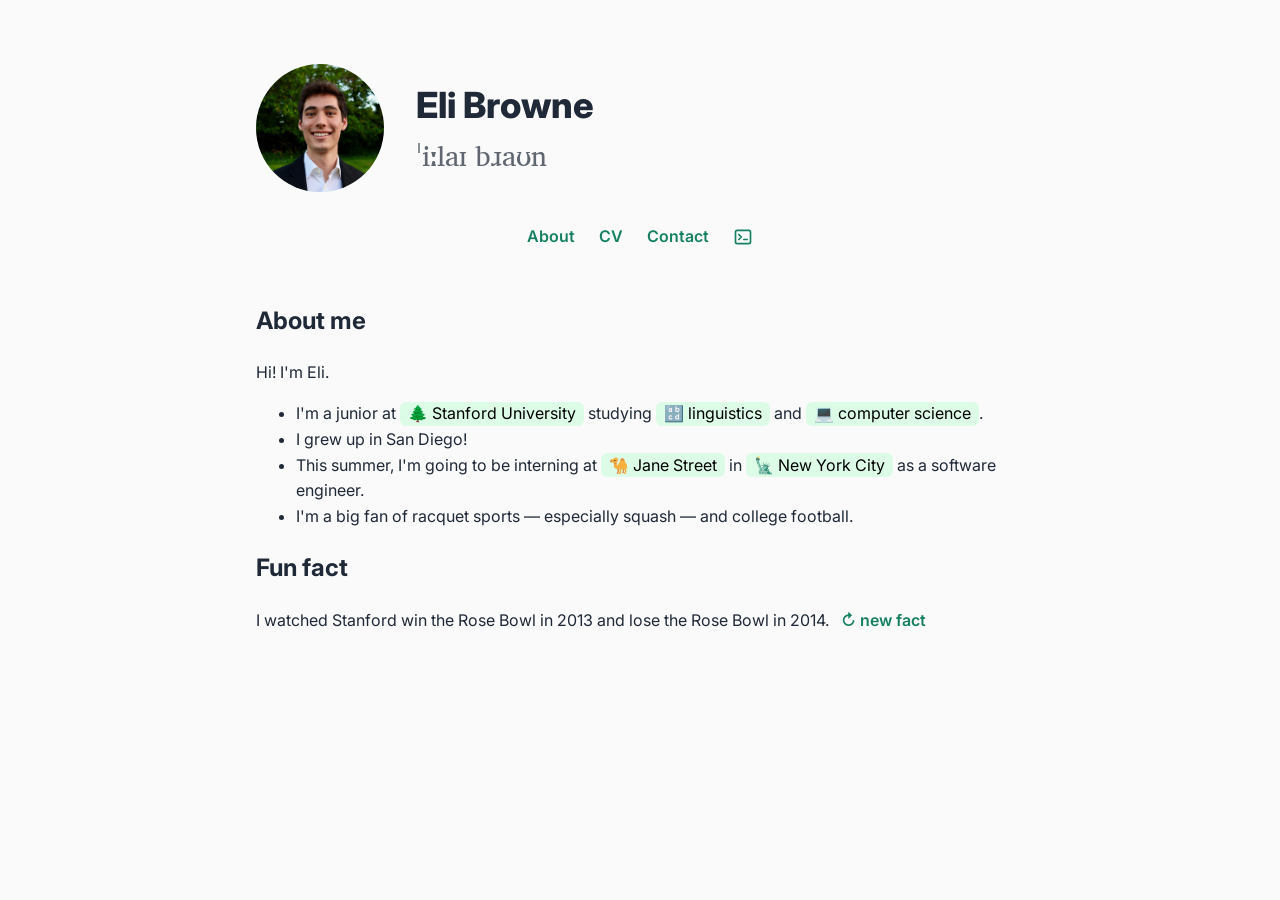
<file: index.html>
<!DOCTYPE html>
<html lang="en">
<head>
    <meta charset="UTF-8" />
    <meta name="viewport" content="width=device-width, initial-scale=1.0" />
    <title>Eli Browne</title>
    <link rel="icon" href="favicon.svg" type="image/svg+xml">
    <link rel="preconnect" href="https://fonts.googleapis.com">
    <link rel="preconnect" href="https://fonts.gstatic.com" crossorigin>
    <link href="https://fonts.googleapis.com/css2?family=Inter:wght@300;400;500;600;700;800&family=Charis+SIL:wght@400;700&family=Noto+Serif:wght@400;500&display=swap" rel="stylesheet">
    <link rel="stylesheet" href="style.css" />
</head>
<body>
    <div class="page">
        <header class="intro">
            <div class="avatar"><img src="headshot.jpg" alt="Eli Browne"></div>
            <div class="intro-text">
                <h1 class="heading">Eli Browne</h1>
                <p class="heading-sub"><span class="ipa" lang="en-fonipa">ˈiːlaɪ bɹaʊn</span></p>
                
            </div>
        </header>

        <nav class="topnav" aria-label="navigation">
            <a href="index.html">About</a>
            <a href="cv.html">CV</a>
            <a href="contact.html">Contact</a>
            <a href="#terminal" class="terminal-link" aria-label="Interactive terminal">
                <svg viewBox="0 0 24 24" width="20" height="20" fill="none"
                     stroke="currentColor" stroke-width="2"
                     stroke-linecap="round" stroke-linejoin="round" aria-hidden="true">
                    <rect x="3" y="4" width="18" height="16" rx="2"></rect>
                    <polyline points="7 9 10 12 7 15"></polyline>
                    <line x1="13" y1="15" x2="17" y2="15"></line>
                </svg>
            </a>
        </nav>

        <main>
            <h2> About me </h2>
            <p>Hi! I'm Eli.</p>
            <ul>
                <li>I'm a junior at <span class="tag">🌲 Stanford University</span> studying <span class="tag">🔡 linguistics</span> and <span class="tag">💻 computer science</span>.</li>
                <li>I grew up in San Diego!</li>
                <li>This summer, I'm going to be interning at <span class="tag">🐪 Jane Street</span> in <span class="tag">🗽 New York City</span> as a software engineer.</li>
                <li>I'm a big fan of racquet sports — especially squash — and college football.</li>
            </ul>

            <h2> Fun fact </h2>
            <span id="fun-fact-text">Loading…</span>
            <a href="#" id="fun-fact-reroll" class="fun-fact-reroll">↻ new fact</a>
        </main>
    </div>

    <script>
        const factEl = document.getElementById('fun-fact-text');
        let factsList = [];

        function showRandomFact() {
            if (factsList.length === 0) return;
            const i = Math.floor(Math.random() * factsList.length);
            factEl.innerHTML = factsList[i];
        }

        fetch('facts.json')
            .then(res => res.json())
            .then(facts => {
                factsList = facts;
                showRandomFact();
            })
            .catch(() => {
                factEl.innerHTML = "My middle name is William.";
            });

        document.getElementById('fun-fact-reroll')
            .addEventListener('click', (e) => {
                e.preventDefault();
                showRandomFact();
            });
    </script>
</body>
</html>
</file>
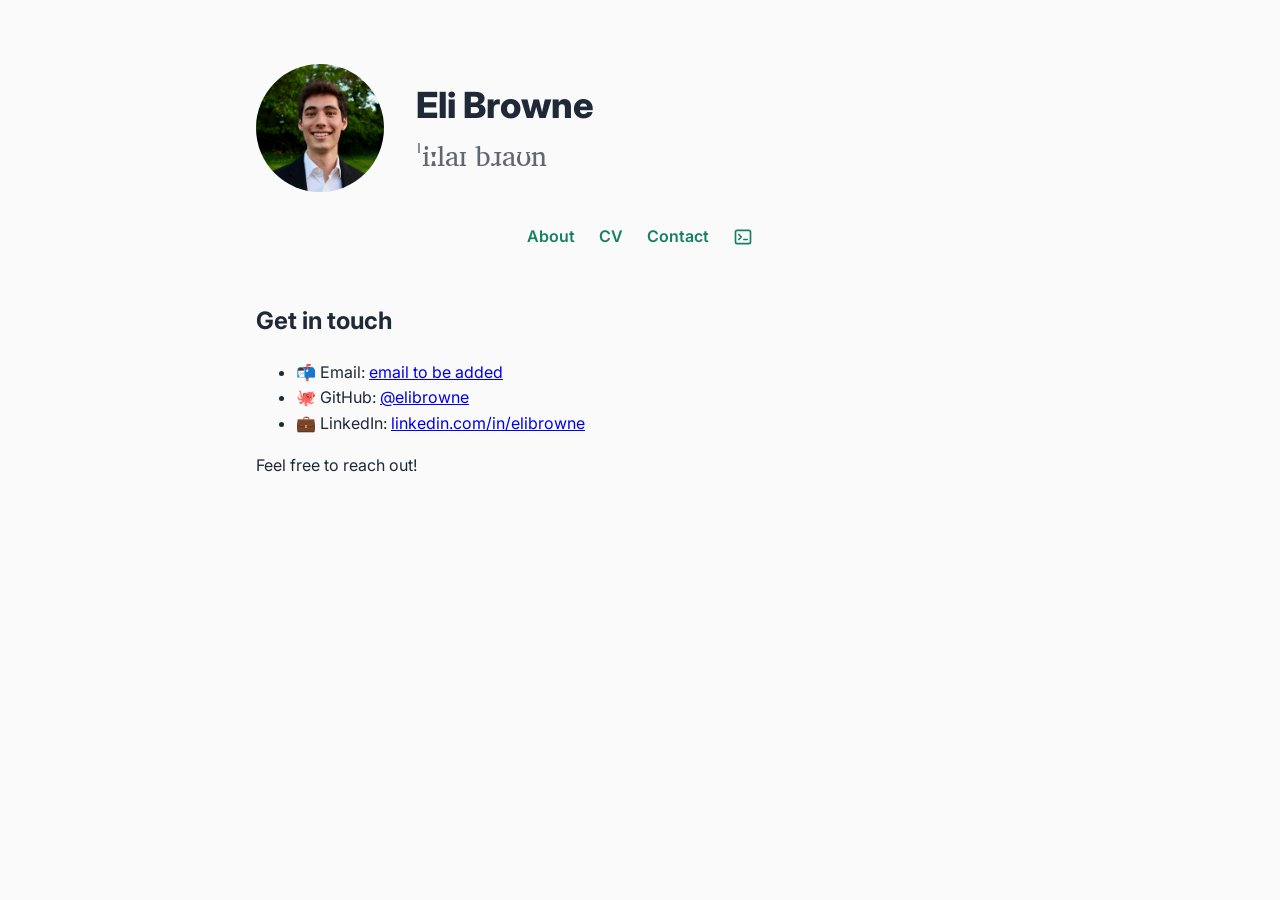
<file: contact.html>
<!DOCTYPE html>
<html lang="en">
<head>
    <meta charset="UTF-8" />
    <meta name="viewport" content="width=device-width, initial-scale=1.0" />
    <title>Contact · Eli Browne</title>
    <link rel="icon" href="favicon.svg" type="image/svg+xml">
    <link rel="preconnect" href="https://fonts.googleapis.com">
    <link rel="preconnect" href="https://fonts.gstatic.com" crossorigin>
    <link href="https://fonts.googleapis.com/css2?family=Inter:wght@300;400;500;600;700;800&family=Charis+SIL:wght@400;700&family=Noto+Serif:wght@400;500&display=swap" rel="stylesheet">
    <link rel="stylesheet" href="style.css" />
</head>
<body>
    <div class="page">
        <header class="intro">
            <div class="avatar"><img src="headshot.jpg" alt="Eli Browne"></div>
            <div class="intro-text">
                <h1 class="heading">Eli Browne</h1>
                <p class="heading-sub"><span class="ipa" lang="en-fonipa">ˈiːlaɪ bɹaʊn</span></p>
            </div>
        </header>

        <nav class="topnav" aria-label="navigation">
            <a href="index.html">About</a>
            <a href="cv.html">CV</a>
            <a href="contact.html">Contact</a>
            <a href="#terminal" class="terminal-link" aria-label="Interactive terminal">
                <svg viewBox="0 0 24 24" width="20" height="20" fill="none"
                     stroke="currentColor" stroke-width="2"
                     stroke-linecap="round" stroke-linejoin="round" aria-hidden="true">
                    <rect x="3" y="4" width="18" height="16" rx="2"></rect>
                    <polyline points="7 9 10 12 7 15"></polyline>
                    <line x1="13" y1="15" x2="17" y2="15"></line>
                </svg>
            </a>
        </nav>

        <main>
            <h2>Get in touch</h2>
            <ul>
                <li>📬 Email: <a href="mailto:MY_EMAIL">email to be added</a></li>
                <li>🐙 GitHub: <a href="https://github.com/elibrowne">@elibrowne</a></li>
                <li>💼 LinkedIn: <a href="https://www.linkedin.com/in/elibrowne/">linkedin.com/in/elibrowne</a></li>
            </ul>

            <p>Feel free to reach out!</p>
        </main>
    </div>
</body>
</html>
</file>
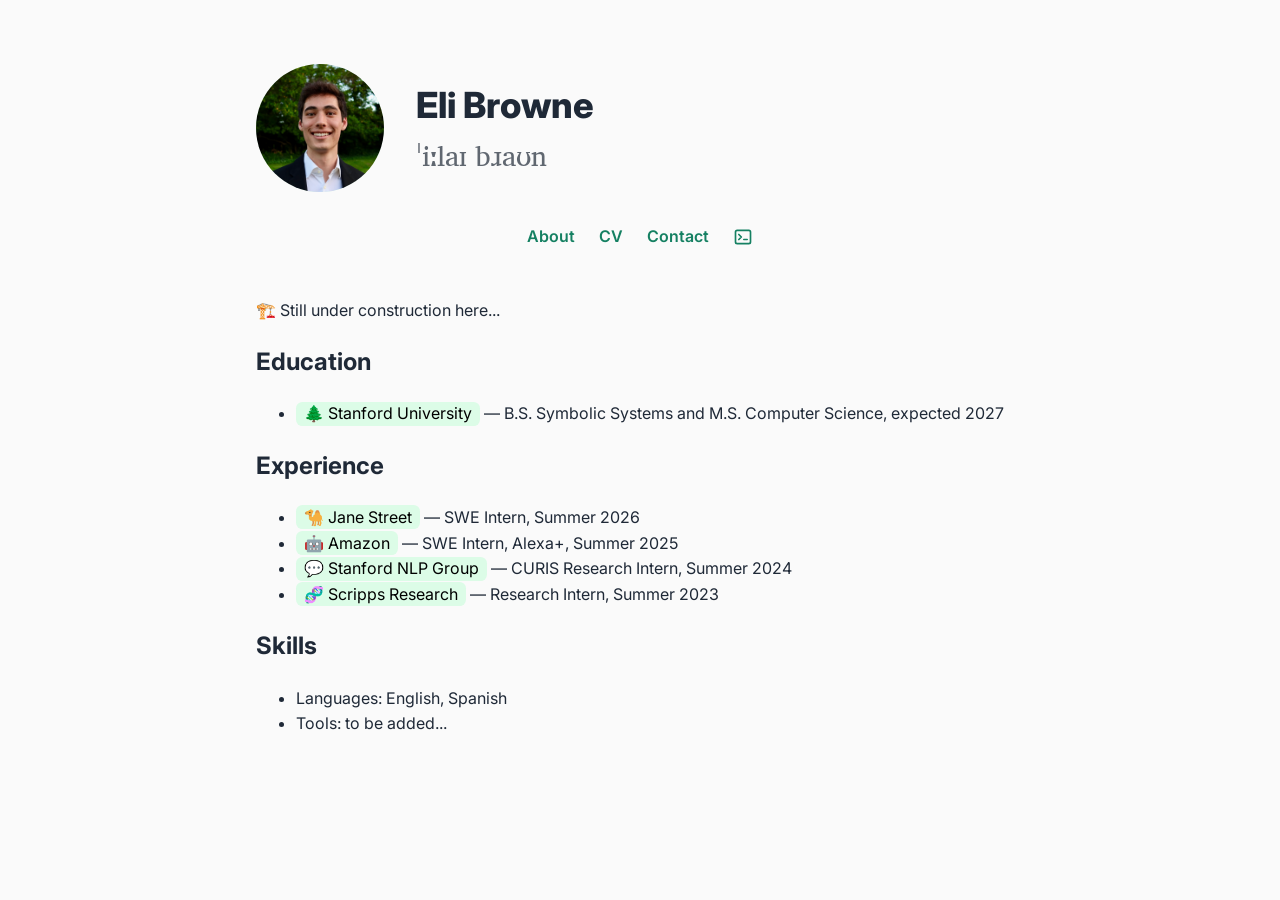
<file: cv.html>
<!DOCTYPE html>
<html lang="en">
<head>
    <meta charset="UTF-8" />
    <meta name="viewport" content="width=device-width, initial-scale=1.0" />
    <title>CV · Eli Browne</title>
    <link rel="icon" href="favicon.svg" type="image/svg+xml">
    <link rel="preconnect" href="https://fonts.googleapis.com">
    <link rel="preconnect" href="https://fonts.gstatic.com" crossorigin>
    <link href="https://fonts.googleapis.com/css2?family=Inter:wght@300;400;500;600;700;800&family=Charis+SIL:wght@400;700&family=Noto+Serif:wght@400;500&display=swap" rel="stylesheet">
    <link rel="stylesheet" href="style.css" />
</head>
<body>
    <div class="page">
        <header class="intro">
            <div class="avatar"><img src="headshot.jpg" alt="Eli Browne"></div>
            <div class="intro-text">
                <h1 class="heading">Eli Browne</h1>
                <p class="heading-sub"><span class="ipa" lang="en-fonipa">ˈiːlaɪ bɹaʊn</span></p>
            </div>
        </header>

        <nav class="topnav" aria-label="navigation">
            <a href="index.html">About</a>
            <a href="cv.html">CV</a>
            <a href="contact.html">Contact</a>
            <a href="#terminal" class="terminal-link" aria-label="Interactive terminal">
                <svg viewBox="0 0 24 24" width="20" height="20" fill="none"
                     stroke="currentColor" stroke-width="2"
                     stroke-linecap="round" stroke-linejoin="round" aria-hidden="true">
                    <rect x="3" y="4" width="18" height="16" rx="2"></rect>
                    <polyline points="7 9 10 12 7 15"></polyline>
                    <line x1="13" y1="15" x2="17" y2="15"></line>
                </svg>
            </a>
        </nav>

        <main>
            🏗️ Still under construction here...
            <h2>Education</h2>
            <ul>
                <li><span class="tag">🌲 Stanford University</span> — B.S. Symbolic Systems and M.S. Computer Science, expected 2027</li>
            </ul>

            <h2>Experience</h2>
            <ul>
                <li><span class="tag">🐪 Jane Street</span> — SWE Intern, Summer 2026</li>
                <li><span class="tag">🤖 Amazon</span> — SWE Intern, Alexa+, Summer 2025</li>
                <li><span class="tag">💬 Stanford NLP Group</span> — CURIS Research Intern, Summer 2024</li>
                <li><span class="tag">🧬 Scripps Research</span> — Research Intern, Summer 2023</li>
            </ul>

            <h2>Skills</h2>
            <ul>
                <li>Languages: English, Spanish</li>
                <li>Tools: to be added...</li>
            </ul>
        </main>
    </div>
</body>
</html>
</file>
<file: style.css>
html, body {
    margin: 0;
    padding: 0;
}

body {
    font-family: 'Inter', Arial, Helvetica, sans-serif;
    line-height: 1.6;
    color: #1f2937;
    background: #fafafa;
}

.page {
    max-width: 48rem;
    margin: 0 auto;
    padding: 2rem 1.5rem 4rem;
}

.topnav {
    display: flex;
    gap: 1.5rem;
    justify-content: center;
    padding: 1rem 0 2rem;
    /* border-bottom: 1px solid #e5e7eb; */
    margin-bottom: 1rem;
}

.topnav a {
    color: #158062;
    font-weight: 600;
    text-decoration: none;
    transition: opacity 0.15s ease;
}

.topnav a:hover {
    opacity: 0.6;
    text-decoration: none;
}

.topnav a.terminal-link {
    display: inline-flex;
    align-items: center;
}

.intro {
    display: flex;
    align-items: center;
    gap: 2rem;
    margin: 2rem 0 1rem;
}

.avatar {
    flex-shrink: 0;
    width: 8rem;
    height: 8rem;
    border-radius: 50%;
    background: #dcfce7;
    overflow: hidden;
}

.avatar img {
    width: 100%;
    height: 100%;
    object-fit: cover;
    transform: scale(1.3);
    transform-origin: center center;
}

.intro-text {
    min-width: 0;
}

.heading {
    font-weight: 800;
    font-size: 2.25rem;
    margin: 0;
}

.heading-sub {
    font-weight: 500;
    font-size: 1.75rem;
    opacity: 0.7;
    margin: 0 0 0 0;
}

.ipa {
    font-family: 'Charis SIL', 'Gentium Plus',
                 'Noto Serif', 'Cambria', Georgia, serif;
    font-feature-settings: "kern" 1;
}

h2 {
    font-size: 1.5rem;
    font-weight: 700;
}

.fun-fact-reroll {
    color: #158062;
    font-weight: 600;
    text-decoration: none;
    margin-left: 0.5rem;
    transition: opacity 0.15s ease;
}

.fun-fact-reroll:hover {
    opacity: 0.6;
    text-decoration: none;
}

.tag {
    display: inline-block;
    padding: 0.05rem 0.5rem;
    background-color: #dcfce7;
    color: black;
    border-radius: 0.4rem;
    font-weight: 400;
    line-height: 1.4;
    white-space: nowrap;
}

@media (max-width: 600px) {
    .intro {
        flex-direction: column;
        align-items: flex-start;
        gap: 1.25rem;
    }

    .avatar {
        width: 5rem;
        height: 5rem;
    }

    .heading {
        font-size: 1.75rem;
    }
}
</file>
